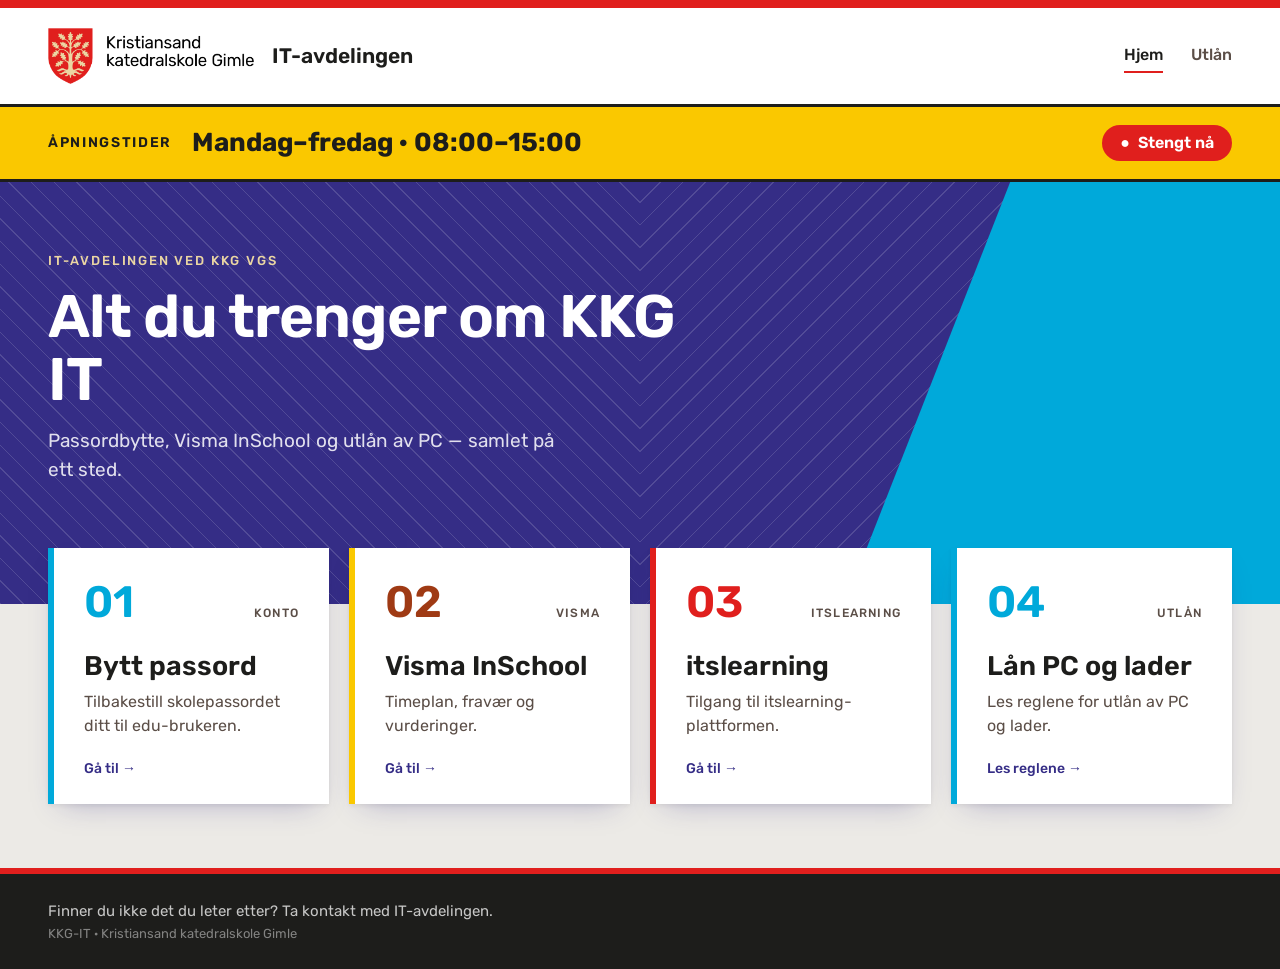
<file: index.html>
<!DOCTYPE html>
<html lang="nb">
    <head>
        <meta charset="utf-8">
        <meta name="viewport" content="width=device-width, initial-scale=1">
        <title>KKG-IT | Hjem</title>
        <meta name="description" content="KKG-IT er samlesiden for alt du trenger som elev - passord, skoleplattformer og dokumenter.">
        <link rel="preconnect" href="https://fonts.googleapis.com">
        <link rel="preconnect" href="https://fonts.gstatic.com" crossorigin>
        <link href="https://fonts.googleapis.com/css2?family=Rubik:wght@400;500;600;700&display=swap" rel="stylesheet">
        <link href="style/styles.css?v=4" rel="stylesheet">
    </head>
    <body>
        <div class="wrap">
            <div class="topline"></div>

            <header class="head">
                <a href="https://kkgit.no">
                    <img class="logo" src="img/logo.png" alt="Kristiansand katedralskole Gimle">
                </a>
                <div>
                    <div class="brand">IT-avdelingen</div>
                </div>
                <nav class="nav">
                    <a href="index.html" aria-current="page">Hjem</a>
                    <a href="utlan.html">Utlån</a>
                </nav>
            </header>

            <div class="hours">
                <span class="hours-label">Åpningstider</span>
                <strong class="hours-time">Mandag–fredag · 08:00–15:00</strong>
                <span class="hours-status" id="hours-status"></span>
            </div>

            <section class="hero">
                <div class="lines"></div>
                <div class="wedge"></div>
                <div class="inner">
                    <div class="kicker">IT-avdelingen ved KKG vgs</div>
                    <h1>Alt du trenger om KKG IT</h1>
                    <p>Passordbytte, Visma InSchool og utlån av PC — samlet på ett sted.</p>
                </div>
            </section>

            <section class="links">
                <div class="grid">
                    <a class="tile t1" href="https://nyttpassord.ikt-agder.no/">
                        <div class="tile-top">
                            <span class="tile-num">01</span>
                            <span class="tile-tag">Konto</span>
                        </div>
                        <h2>Bytt passord</h2>
                        <p>Tilbakestill skolepassordet ditt til edu-brukeren.</p>
                        <span class="tile-go" aria-hidden="true">Gå til →</span>
                    </a>

                    <a class="tile t2" href="https://kristiansand-katedralskole.inschool.visma.no/Login.jsp#/">
                        <div class="tile-top">
                            <span class="tile-num">02</span>
                            <span class="tile-tag">Visma</span>
                        </div>
                        <h2>Visma InSchool</h2>
                        <p>Timeplan, fravær og vurderinger.</p>
                        <span class="tile-go" aria-hidden="true">Gå til →</span>
                    </a>

                    <a class="tile t3" href="https://agder.itslearning.com/">
                        <div class="tile-top">
                            <span class="tile-num">03</span>
                            <span class="tile-tag">itslearning</span>
                        </div>
                        <h2>itslearning</h2>
                        <p>Tilgang til itslearning-plattformen.</p>
                        <span class="tile-go" aria-hidden="true">Gå til →</span>
                    </a>
                    <a class="tile t4" href="utlan.html">
                        <div class="tile-top">
                            <span class="tile-num">04</span>
                            <span class="tile-tag">Utlån</span>
                        </div>
                        <h2>Lån PC og lader</h2>
                        <p>Les reglene for utlån av PC og lader.</p>
                        <span class="tile-go" aria-hidden="true">Les reglene →</span>
                    </a>
                </div>
            </section>

            <footer class="foot">
                <p>Finner du ikke det du leter etter? Ta kontakt med IT-avdelingen.</p>
                <p class="foot-small">KKG-IT · Kristiansand katedralskole Gimle</p>
            </footer>
        </div>
        <script src="js/apningstider.js"></script>
    </body>
</html>
</file>
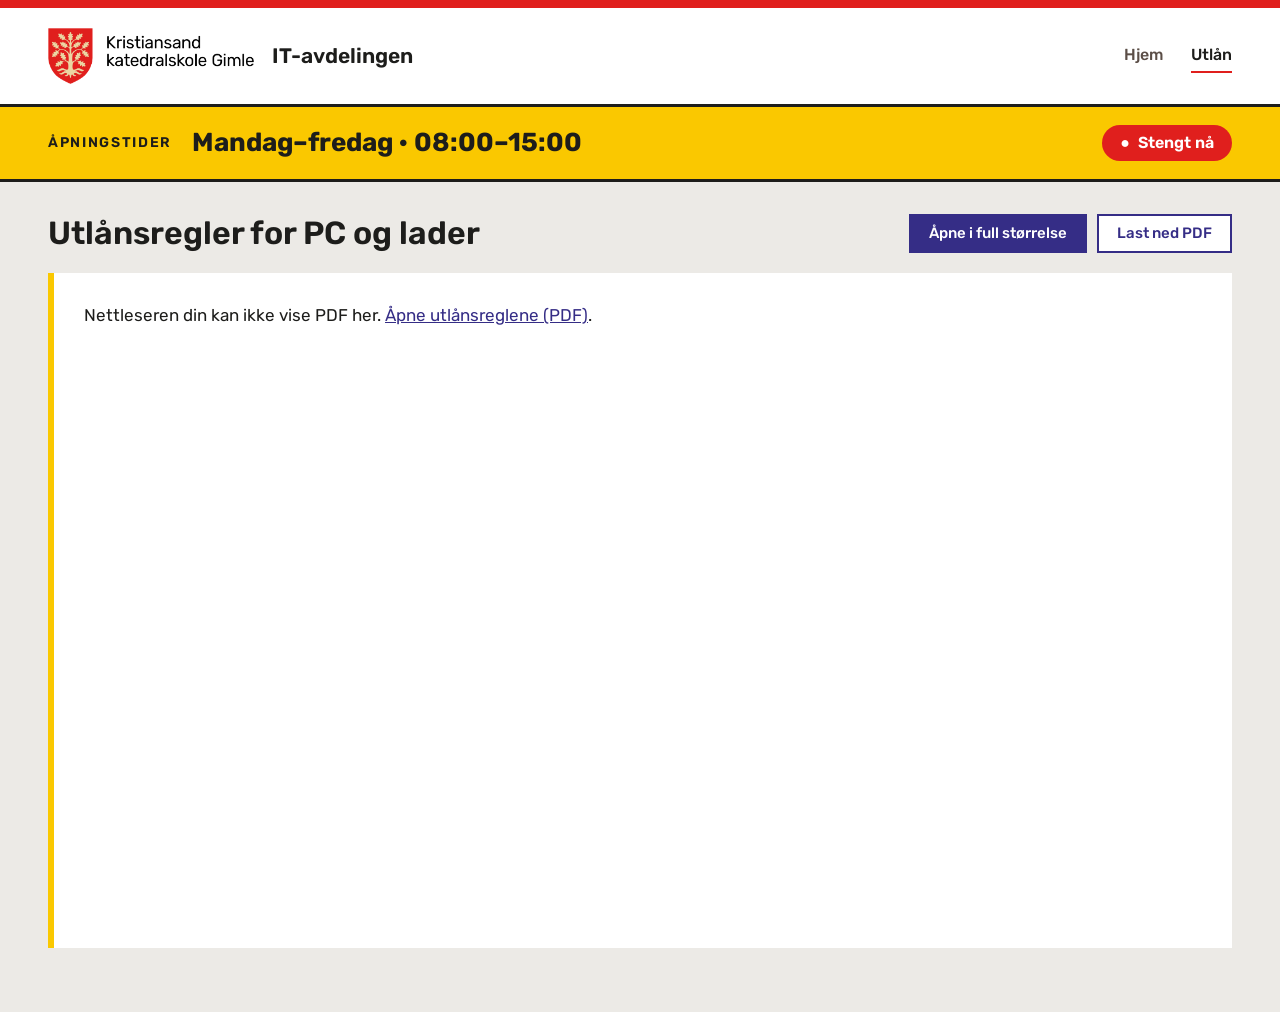
<file: utlan.html>
<!DOCTYPE html>
<html lang="nb">
    <head>
        <meta charset="utf-8">
        <meta name="viewport" content="width=device-width, initial-scale=1">
        <title>KKG-IT | Utlån</title>
        <meta name="description" content="Utlånsregler for PC og lader ved Kristiansand katedralskole Gimle.">
        <link rel="preconnect" href="https://fonts.googleapis.com">
        <link rel="preconnect" href="https://fonts.gstatic.com" crossorigin>
        <link href="https://fonts.googleapis.com/css2?family=Rubik:wght@400;500;600;700&display=swap" rel="stylesheet">
        <link href="style/styles.css?v=4" rel="stylesheet">
    </head>
    <body>
        <div class="wrap">
            <div class="topline"></div>

            <header class="head">
                <a href="https://kkgit.no">
                    <img class="logo" src="img/logo.png" alt="Kristiansand katedralskole Gimle">
                </a>
                <div>
                    <div class="brand">IT-avdelingen</div>
                </div>
                <nav class="nav">
                    <a href="index.html">Hjem</a>
                    <a href="utlan.html" aria-current="page">Utlån</a>
                </nav>
            </header>

            <div class="hours">
                <span class="hours-label">Åpningstider</span>
                <strong class="hours-time">Mandag–fredag · 08:00–15:00</strong>
                <span class="hours-status" id="hours-status"></span>
            </div>

            <section class="links doc">
                <div class="doc-bar">
                    <h1>Utlånsregler for PC og lader</h1>
                    <div class="doc-actions">
                        <a class="btn" href="dokumenter/utlansregler.pdf" target="_blank" rel="noopener">Åpne i full størrelse</a>
                        <a class="btn btn--ghost" href="dokumenter/utlansregler.pdf" download>Last ned PDF</a>
                    </div>
                </div>

                <object class="pdf" data="dokumenter/utlansregler.pdf#view=FitH" type="application/pdf">
                    <p class="pdf-fallback">
                        Nettleseren din kan ikke vise PDF her.
                        <a href="dokumenter/utlansregler.pdf" target="_blank" rel="noopener">Åpne utlånsreglene (PDF)</a>.
                    </p>
                </object>
            </section>
        </div>
        <script src="js/apningstider.js"></script>
    </body>
</html>
</file>
<file: style/styles.css>
/* ---------- Farger og grunnoppsett ---------- */
:root {
    --red: #E01F1D;
    --gold: #EBD6A3;
    --blue-dark: #352D86;
    --blue-light: #00A9DA;
    --green-dark: #00695A;
    --yellow: #FAC800;
    --rust: #9F3A14;
    --grey-light: #ECEAE6;
    --grey-dark: #5B4E47;
    --ink: #1d1d1b;
    --white: #fff;

    --gutter: max(48px, calc((100% - 1200px) / 2));
}

* {
    box-sizing: border-box;
}

body {
    margin: 0;
    background: var(--white);
    font-family: 'Rubik', Arial, sans-serif;
    color: var(--ink);
}

a {
    color: var(--blue-dark);
}

a:hover {
    color: var(--blue-light);
}

a:focus-visible {
    outline: 2px solid var(--blue-dark);
    outline-offset: 2px;
}

.wrap {
    min-height: 100vh;
    display: flex;
    flex-direction: column;
}

.topline {
    height: 8px;
    background: var(--red);
}

/* ---------- Header ---------- */
.head {
    display: flex;
    align-items: center;
    gap: 18px;
    padding: 20px var(--gutter);
}

.logo {
    display: block;
    height: 56px;
    width: auto;
}

.brand {
    font-size: 21px;
    font-weight: 600;
    line-height: 1.1;
}

.nav {
    display: flex;
    gap: 28px;
    margin-left: auto;
    font-size: 16px;
    font-weight: 500;
    line-height: 1;
}

.nav a {
    padding: 8px 0;
    color: var(--grey-dark);
    text-decoration: none;
}

.nav a:hover,
.nav a[aria-current=page] {
    color: var(--ink);
}

.nav a[aria-current=page] {
    border-bottom: 2px solid var(--red);
}

/* ---------- Åpningstider ---------- */
.hours {
    display: flex;
    flex-wrap: wrap;
    align-items: center;
    gap: 12px 20px;
    padding: 18px var(--gutter);
    background: var(--yellow);
    color: var(--ink);
    border-block: 3px solid var(--ink);
}

.hours-label {
    font-size: 14px;
    font-weight: 600;
    line-height: 1;
    letter-spacing: .12em;
    text-transform: uppercase;
}

.hours-time {
    font-size: 26px;
    font-weight: 700;
    line-height: 1.1;
}

.hours-status {
    margin-left: auto;
    padding: 10px 18px;
    border-radius: 999px;
    background: var(--red);
    color: var(--white);
    font-size: 16px;
    font-weight: 600;
    line-height: 1;
}

.hours-status::before {
    content: "●";
    margin-right: 8px;
}

.hours-status:empty {
    display: none;
}

.hours-status.is-open {
    background: var(--green-dark);
}

/* ---------- Hero ---------- */
.hero {
    position: relative;
    overflow: hidden;
    padding: 72px var(--gutter) 120px;
    background: var(--blue-dark);
}

.hero .lines {
    position: absolute;
    inset: 0;
    background-image:
        repeating-linear-gradient(45deg, rgba(255, 255, 255, .14) 0 1px, transparent 1px 16px),
        repeating-linear-gradient(-45deg, rgba(255, 255, 255, .14) 0 1px, transparent 1px 16px);
    background-size: 50% 100%;
    background-position: left, right;
    background-repeat: no-repeat;
}

.hero .wedge {
    position: absolute;
    inset: 0 0 0 auto;
    width: 34%;
    background: var(--blue-light);
    clip-path: polygon(38% 0, 100% 0, 100% 100%, 0 100%);
}

.hero .inner {
    position: relative;
    max-width: 640px;
}

.kicker {
    margin-bottom: 18px;
    color: var(--gold);
    font-size: 13px;
    font-weight: 500;
    line-height: 1;
    letter-spacing: .14em;
    text-transform: uppercase;
}

.hero h1 {
    margin: 0 0 16px;
    color: var(--white);
    font-size: 60px;
    font-weight: 600;
    line-height: 1.05;
    letter-spacing: -.015em;
}

.hero p {
    max-width: 520px;
    margin: 0;
    color: rgba(255, 255, 255, .85);
    font-size: 19px;
    line-height: 1.5;
    text-wrap: pretty;
}

/* ---------- Snarveier (fliser) ---------- */
.links {
    flex: 1;
    padding: 24px var(--gutter) 64px;
    background: var(--grey-light);
}

.links:not(.doc) {
    padding-top: 0;
}

.grid {
    position: relative;
    display: grid;
    grid-template-columns: repeat(auto-fit, minmax(280px, 1fr));
    gap: 20px;
    margin-top: -56px;
}

.tile {
    display: flex;
    flex-direction: column;
    padding: 32px 30px 28px;
    background: var(--white);
    border-left: 6px solid var(--accent);
    text-decoration: none;
    box-shadow: 0 2px 4px rgba(29, 29, 27, .06), 0 12px 28px -14px rgba(53, 45, 134, .35);
    transition: transform .18s, box-shadow .18s;
}

.tile:hover {
    transform: translateY(-4px);
    box-shadow: 0 4px 8px rgba(29, 29, 27, .06), 0 22px 40px -16px rgba(53, 45, 134, .5);
}

/* Fargen på kanten og tallet til hver flis */
.t1, .t4 { --accent: var(--blue-light); --accent-num: var(--blue-light); }
.t2      { --accent: var(--yellow);     --accent-num: var(--rust); }
.t3      { --accent: var(--red);        --accent-num: var(--red); }

.tile-top {
    display: flex;
    align-items: baseline;
    justify-content: space-between;
    margin-bottom: 28px;
}

.tile-num {
    color: var(--accent-num);
    font-size: 44px;
    font-weight: 600;
    line-height: 1;
}

.tile-tag {
    color: var(--grey-dark);
    font-size: 12px;
    font-weight: 500;
    line-height: 1;
    letter-spacing: .1em;
    text-transform: uppercase;
}

.tile h2 {
    margin: 0;
    color: var(--ink);
    font-size: 27px;
    font-weight: 600;
    line-height: 1.1;
}

.tile p {
    margin: 8px 0 0;
    color: var(--grey-dark);
    font-size: 16px;
    line-height: 1.5;
}

.tile-go {
    margin-top: auto;
    padding-top: 24px;
    color: var(--blue-dark);
    font-size: 14px;
    font-weight: 500;
    line-height: 1;
    transition: transform .18s;
}

.tile:hover .tile-go {
    transform: translateX(4px);
}

/* ---------- Utlån (PDF-side) ---------- */
.doc {
    display: flex;
    flex-direction: column;
    gap: 20px;
    padding-top: 32px;
}

.doc-bar {
    display: flex;
    flex-wrap: wrap;
    align-items: center;
    justify-content: space-between;
    gap: 16px;
}

.doc-bar h1 {
    margin: 0;
    font-size: 32px;
    font-weight: 600;
    line-height: 1.1;
}

.doc-actions {
    display: flex;
    flex-wrap: wrap;
    gap: 10px;
}

.btn {
    display: inline-block;
    padding: 12px 20px;
    background: var(--blue-dark);
    color: var(--white);
    font-size: 15px;
    font-weight: 500;
    line-height: 1;
    text-decoration: none;
}

.btn:hover {
    background: var(--blue-light);
    color: var(--white);
}

.btn--ghost {
    padding: 10px 18px;
    background: var(--white);
    color: var(--blue-dark);
    border: 2px solid var(--blue-dark);
}

.btn--ghost:hover {
    background: var(--blue-dark);
}

.pdf {
    flex: 1;
    width: 100%;
    min-height: 75vh;
    background: var(--white);
    border: 0;
    border-left: 6px solid var(--yellow);
}

.pdf-fallback {
    margin: 0;
    padding: 32px 30px;
    font-size: 17px;
}

/* ---------- Footer ---------- */
.foot {
    padding: 28px var(--gutter);
    background: var(--ink);
    color: rgba(255, 255, 255, .75);
    font-size: 15px;
    border-top: 6px solid var(--red);
}

.foot p {
    margin: 0;
}

.foot .foot-small {
    margin-top: 6px;
    color: rgba(255, 255, 255, .45);
    font-size: 13px;
}

/* ---------- Mobil ---------- */
@media (max-width: 720px) {
    :root {
        --gutter: 20px;
    }

    .head {
        flex-wrap: wrap;
    }

    .nav {
        width: 100%;
        margin-left: 0;
        padding-top: 6px;
    }

    .hero {
        padding: 44px var(--gutter) 96px;
    }

    .hero h1 {
        font-size: 38px;
    }

    .hero .wedge {
        width: 52%;
    }

    .grid {
        grid-template-columns: 1fr;
    }
}
</file>
